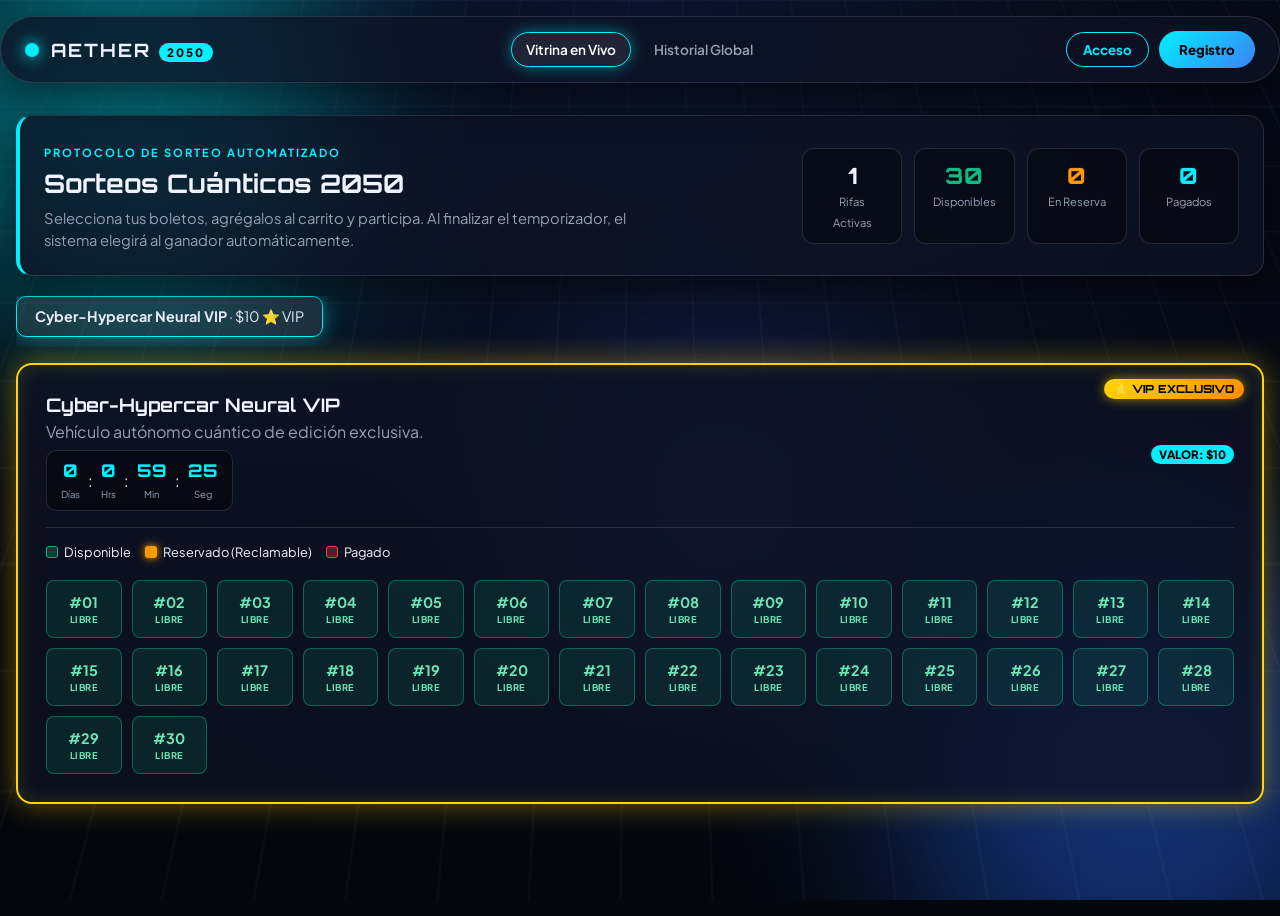
<file: demos/rifamazter/index.html>
<!DOCTYPE html>
<html lang="es" data-theme="default">
<head>
  <meta charset="UTF-8">
  <meta name="viewport" content="width=device-width, initial-scale=1.0">
  <meta http-equiv="X-Content-Type-Options" content="nosniff">
  <title>AETHER 2050 // Sistema Cuántico de Rifas</title>
  <link href="https://fonts.googleapis.com/css2?family=Orbitron:wght@400;600;800&family=Plus+Jakarta+Sans:wght@300;400;600;700&display=swap" rel="stylesheet">
  <link rel="stylesheet" href="style.css">
</head>
<body>

  <!-- Fondo Animado Futurista 2050 -->
  <div class="cyber-bg">
    <div class="orb orb-1"></div>
    <div class="orb orb-2"></div>
    <div class="orb orb-3"></div>
    <div class="grid-overlay"></div>
  </div>

  <!-- Notificaciones Flotantes (Toast) -->
  <div id="toast-container" class="toast-container"></div>

  <!-- Barra de Navegación Superior -->
  <header class="navbar glass-panel">
    <div class="brand" onclick="app.navigate('vitrina')">
      <span class="brand-pulse"></span>
      <h1>AETHER <span class="badge-year">2050</span></h1>
    </div>

    <nav class="nav-links" id="nav-links">
      <button class="nav-btn active" data-view="vitrina" onclick="app.navigate('vitrina')">Vitrina en Vivo</button>
      <button class="nav-btn" data-view="history" onclick="app.navigate('history')">Historial Global</button>
      <button class="nav-btn hidden" id="btn-nav-user" data-view="user-panel" onclick="app.navigate('user-panel')">Mi Bóveda</button>
      <button class="nav-btn hidden" id="btn-nav-admin" data-view="admin-panel" onclick="app.navigate('admin-panel')">Núcleo Admin</button>
    </nav>

    <div class="nav-right-controls">
      <button id="cart-floating-btn" class="cart-icon-btn hidden" onclick="app.openCartModal()">
        🛒 Carrito <span id="cart-badge-count" class="cart-badge">0</span>
      </button>

      <div class="auth-controls" id="auth-controls">
        <button class="btn-cyber-outline" onclick="app.openAuthModal('login')">Acceso</button>
        <button class="btn-cyber-primary" onclick="app.openAuthModal('register')">Registro</button>
      </div>

      <div class="user-session hidden" id="user-session">
        <div class="user-chip">
          <span class="role-tag" id="header-role">CLIENTE</span>
          <span id="header-username">Usuario</span>
        </div>
        <button class="btn-cyber-danger" onclick="app.logout()">Salir</button>
      </div>
    </div>
  </header>

  <!-- CONTENEDOR PRINCIPAL -->
  <main class="main-container">

    <!-- ================= 1. VITRINA PÚBLICA EN VIVO ================= -->
    <section id="view-vitrina" class="view-section active">
      <div class="hero-banner glass-panel">
        <div class="hero-text">
          <span class="cyber-tag">PROTOCOLO DE SORTEO AUTOMATIZADO</span>
          <h2>Sorteos Cuánticos 2050</h2>
          <p>Selecciona tus boletos, agrégalos al carrito y participa. Al finalizar el temporizador, el sistema elegirá al ganador automáticamente.</p>
        </div>
        <div class="hero-kpis">
          <div class="kpi-box">
            <span class="kpi-num" id="kpi-total-raffles">0</span>
            <span class="kpi-label">Rifas Activas</span>
          </div>
          <div class="kpi-box">
            <span class="kpi-num text-emerald" id="kpi-avail-tickets">0</span>
            <span class="kpi-label">Disponibles</span>
          </div>
          <div class="kpi-box">
            <span class="kpi-num text-amber" id="kpi-reserved-tickets">0</span>
            <span class="kpi-label">En Reserva</span>
          </div>
          <div class="kpi-box">
            <span class="kpi-num text-cyan" id="kpi-sold-tickets">0</span>
            <span class="kpi-label">Pagados</span>
          </div>
        </div>
      </div>

      <div class="raffle-selector-bar" id="vitrina-raffle-tabs"></div>
      <div id="vitrina-active-container" class="vitrina-workspace"></div>
    </section>

    <!-- ================= 2. HISTORIAL GLOBAL DE GANADORES ================= -->
    <section id="view-history" class="view-section hidden">
      <div class="section-header">
        <h2>Registro Histórico de Sorteos</h2>
        <p>Archivo permanente de todas las rifas finalizadas y sus ganadores verificados.</p>
      </div>

      <div class="glass-panel table-wrapper">
        <table class="cyber-table">
          <thead>
            <tr>
              <th>Sorteo / Rifa</th>
              <th>Número Ganador</th>
              <th>Ganador Verificado</th>
              <th>Estado Final</th>
              <th>Fecha de Cierre</th>
            </tr>
          </thead>
          <tbody id="global-history-tbody"></tbody>
        </table>
      </div>
    </section>

    <!-- ================= 3. PANEL DE USUARIO (BÓVEDA) ================= -->
    <section id="view-user-panel" class="view-section hidden">
      <div class="section-header">
        <h2>Bóveda Personal del Participante</h2>
        <p>Gestiona tus reservas activas, tickets confirmados y premios ganados.</p>
      </div>

      <div class="user-stats-grid">
        <div class="stat-card glass-panel">
          <span class="stat-title">En Reserva (Pendiente Pago)</span>
          <strong class="stat-val text-amber" id="user-stat-reserved">0</strong>
        </div>
        <div class="stat-card glass-panel">
          <span class="stat-title">Tickets Pagados (Activos)</span>
          <strong class="stat-val text-cyan" id="user-stat-paid">0</strong>
        </div>
        <div class="stat-card glass-panel">
          <span class="stat-title">Premios Ganados</span>
          <strong class="stat-val text-emerald" id="user-stat-won">0</strong>
        </div>
        <div class="stat-card glass-panel">
          <span class="stat-title">Inversión Confirmada</span>
          <strong class="stat-val" id="user-stat-spent">$0</strong>
        </div>
      </div>

      <div class="glass-panel table-wrapper">
        <h3>Historial Sincronizado de Participaciones</h3>
        <table class="cyber-table">
          <thead>
            <tr>
              <th>Sorteo</th>
              <th>Número</th>
              <th>Valor</th>
              <th>Estado</th>
              <th>Resultado</th>
              <th>Fecha</th>
            </tr>
          </thead>
          <tbody id="user-history-tbody"></tbody>
        </table>
      </div>
    </section>

    <!-- ================= 4. PANEL ADMINISTRATIVO ================= -->
    <section id="view-admin-panel" class="view-section hidden">
      <div class="section-header">
        <h2>Núcleo de Control Administrativo</h2>
        <p>Gestión integral de rifas, validación de pagos, selección de ganadores y control de usuarios.</p>
      </div>

      <div class="admin-stats-grid">
        <div class="stat-card glass-panel">
          <span class="stat-title">Recaudación Confirmada</span>
          <strong class="stat-val text-emerald" id="admin-stat-revenue">$0</strong>
        </div>
        <div class="stat-card glass-panel">
          <span class="stat-title">Boletos Vendidos</span>
          <strong class="stat-val text-cyan" id="admin-stat-sold">0</strong>
        </div>
        <div class="stat-card glass-panel">
          <span class="stat-title">Reservas por Aprobar</span>
          <strong class="stat-val text-amber" id="admin-stat-pending">0</strong>
        </div>
        <div class="stat-card glass-panel">
          <span class="stat-title">Usuarios Registrados</span>
          <strong class="stat-val" id="admin-stat-users">0</strong>
        </div>
      </div>

      <div class="admin-tabs">
        <button class="admin-tab-btn active" onclick="app.switchAdminTab('raffles', this)">1. Crear y Gestionar Rifas</button>
        <button class="admin-tab-btn" onclick="app.switchAdminTab('approvals', this)">2. Aprobar Pagos / Reservas</button>
        <button class="admin-tab-btn" onclick="app.switchAdminTab('users', this)">3. Gestión de Usuarios</button>
      </div>

      <div id="admin-tab-raffles" class="admin-subpanel active">
        <div class="admin-two-col">
          <form id="form-create-raffle" class="glass-panel cyber-form" onsubmit="app.createRaffle(event)">
            <h3>Lanzar Nueva Rifa</h3>
            <div class="form-group">
              <label>Título del Premio / Sorteo</label>
              <input type="text" id="raffle-title" required placeholder="Ej: Cyber-Moto Neural X1">
            </div>
            <div class="form-group">
              <label>Descripción corta</label>
              <input type="text" id="raffle-desc" required placeholder="Ej: Incluye certificado digital">
            </div>
            <div class="form-row">
              <div class="form-group">
                <label>Cantidad de Números</label>
                <input type="number" id="raffle-count" min="10" max="500" value="50" required>
              </div>
              <div class="form-group">
                <label>Precio por Número ($)</label>
                <input type="number" id="raffle-price" min="1" value="20" required>
              </div>
            </div>
            <div class="form-group">
              <label>Fecha y Hora de Cierre (Temporizador)</label>
              <input type="datetime-local" id="raffle-endtime" required>
            </div>
            <div class="form-group">
              <label>Tipo de Rifa</label>
              <select id="raffle-type">
                <option value="normal">Estándar</option>
                <option value="vip">✨ VIP / Exclusiva (Bordes Láser Neón)</option>
              </select>
            </div>
            <button type="submit" class="btn-cyber-primary w-100">Desplegar Rifa en Vitrina</button>
          </form>

          <div class="glass-panel table-wrapper">
            <h3>Rifas Activas y Control</h3>
            <table class="cyber-table">
              <thead>
                <tr>
                  <th>Rifa</th>
                  <th>Tipo</th>
                  <th>Boletos</th>
                  <th>Precio</th>
                  <th>Acciones</th>
                </tr>
              </thead>
              <tbody id="admin-raffles-tbody"></tbody>
            </table>
          </div>
        </div>
      </div>

      <div id="admin-tab-approvals" class="admin-subpanel hidden">
        <div class="glass-panel table-wrapper">
          <h3>Solicitudes de Reserva y Pagos Pendientes</h3>
          <table class="cyber-table">
            <thead>
              <tr>
                <th>Rifa</th>
                <th>Número</th>
                <th>Usuario</th>
                <th>Correo</th>
                <th>Monto</th>
                <th>Acciones de Pago</th>
              </tr>
            </thead>
            <tbody id="admin-approvals-tbody"></tbody>
          </table>
        </div>
      </div>

      <div id="admin-tab-users" class="admin-subpanel hidden">
        <div class="glass-panel table-wrapper">
          <h3>Directorio de Usuarios</h3>
          <table class="cyber-table">
            <thead>
              <tr>
                <th>Usuario</th>
                <th>Correo</th>
                <th>Género</th>
                <th>Rango</th>
                <th>Estado</th>
                <th>Controles</th>
              </tr>
            </thead>
            <tbody id="admin-users-tbody"></tbody>
          </table>
        </div>
      </div>
    </section>

  </main>

  <!-- ================= MODAL DEL CARRITO ================= -->
  <div id="cart-modal" class="modal-backdrop hidden">
    <div class="auth-card-3d glass-panel" style="max-width: 500px; width: 92%;">
      <button class="modal-close" onclick="app.closeCartModal()">✕</button>
      <div class="auth-header">
        <h2>🛒 Tu Carrito de Boletos</h2>
        <p>Revisa tus números seleccionados antes de enviar la orden por WhatsApp.</p>
      </div>

      <div id="cart-items-container" class="cart-items-list"></div>

      <div class="cart-summary">
        <span>Total a Pagar:</span>
        <strong id="cart-modal-total" class="text-emerald" style="font-size: 1.4rem; font-family:'Orbitron',sans-serif;">$0 USD</strong>
      </div>

      <button class="btn-whatsapp w-100" style="margin-top: 16px;" onclick="app.checkoutCartToWhatsApp()">
        💬 Comprar por WhatsApp Ahora
      </button>
    </div>
  </div>

  <!-- ================= MODAL LOGIN / REGISTRO ================= -->
  <div id="auth-modal" class="modal-backdrop hidden">
    <div class="auth-card-3d glass-panel">
      <div class="scanner-line"></div>
      <button class="modal-close" onclick="app.closeAuthModal()">✕</button>

      <div class="auth-header">
        <div class="hologram-ring"></div>
        <h2 id="auth-modal-title">ACCESO AL NÚCLEO</h2>
        <p>Autenticación encriptada AETHER-2050</p>
      </div>

      <div class="auth-switcher">
        <button id="tab-login" class="active" onclick="app.switchAuthMode('login')">Iniciar Sesión</button>
        <button id="tab-register" onclick="app.switchAuthMode('register')">Crear Identidad</button>
      </div>

      <form id="form-login" class="cyber-form" onsubmit="app.handleLogin(event)">
        <div class="form-group floating">
          <input type="email" id="login-email" required placeholder=" ">
          <label>Correo Electrónico</label>
        </div>
        <div class="form-group floating">
          <input type="password" id="login-password" required placeholder=" ">
          <label>Clave de Seguridad</label>
        </div>
        <button type="submit" class="btn-cyber-primary w-100">Conectar al Sistema</button>
        <div class="demo-credentials">
          <small><strong>Admin Demo:</strong> admin@aether2050.com / Admin2050!</small>
        </div>
      </form>

      <form id="form-register" class="cyber-form hidden" onsubmit="app.handleRegister(event)">
        <div class="form-group floating">
          <input type="text" id="reg-name" required minlength="3" placeholder=" ">
          <label>Nombre Completo</label>
        </div>
        <div class="form-group floating">
          <input type="email" id="reg-email" required placeholder=" ">
          <label>Correo Electrónico</label>
        </div>
        <div class="form-group">
          <label class="static-label">Perfil Biométrico / Género</label>
          <select id="reg-gender" required>
            <option value="hombre">Hombre (Cian Neón)</option>
            <option value="mujer">Mujer (Magenta Cuántico)</option>
          </select>
        </div>
        <div class="form-group floating">
          <input type="password" id="reg-password" required minlength="6" placeholder=" ">
          <label>Crear Contraseña (mín. 6 caracteres)</label>
        </div>
        <button type="submit" class="btn-cyber-primary w-100">Registrar Identidad</button>
      </form>
    </div>
  </div>

  <!-- MODAL EDITAR USUARIO -->
  <div id="edit-user-modal" class="modal-backdrop hidden">
    <div class="auth-card-3d glass-panel">
      <button class="modal-close" onclick="app.closeEditUserModal()">✕</button>
      <h3>Editar Perfil de Usuario</h3>
      <form id="form-edit-user" class="cyber-form" onsubmit="app.saveEditedUser(event)">
        <input type="hidden" id="edit-user-id">
        <div class="form-group">
          <label>Nombre</label>
          <input type="text" id="edit-user-name" required>
        </div>
        <div class="form-group">
          <label>Correo</label>
          <input type="email" id="edit-user-email" required>
        </div>
        <div class="form-group">
          <label>Género</label>
          <select id="edit-user-gender">
            <option value="hombre">Hombre</option>
            <option value="mujer">Mujer</option>
          </select>
        </div>
        <div class="form-group">
          <label>Rango del Sistema</label>
          <select id="edit-user-role">
            <option value="cliente">Cliente</option>
            <option value="developer">Developer</option>
            <option value="admin">Administrador</option>
          </select>
        </div>
        <button type="submit" class="btn-cyber-primary w-100">Guardar Cambios</button>
      </form>
    </div>
  </div>

  <script src="script.js"></script>
</body>
</html>
</file>
<file: demos/rifamazter/style.css>
:root {
    --bg-deep: #05070f;
    --glass-bg: rgba(13, 18, 36, 0.78);
    --glass-border: rgba(255, 255, 255, 0.12);
    --text-main: #f0f4ff;
    --text-muted: #94a3b8;
    --primary: #00f0ff;
    --secondary: #3b82f6;
    --accent-glow: rgba(0, 240, 255, 0.45);
    --orb-color-1: #00f0ff;
    --orb-color-2: #2563eb;
  }
  
  [data-theme="mujer"] {
    --primary: #ff2a85;
    --secondary: #a855f7;
    --accent-glow: rgba(255, 42, 133, 0.5);
    --orb-color-1: #ff2a85;
    --orb-color-2: #9333ea;
  }
  
  [data-theme="hombre"] {
    --primary: #00f0ff;
    --secondary: #0284c7;
    --accent-glow: rgba(0, 240, 255, 0.45);
    --orb-color-1: #00f0ff;
    --orb-color-2: #1d4ed8;
  }
  
  * {
    box-sizing: border-box;
    margin: 0;
    padding: 0;
    font-family: 'Plus Jakarta Sans', sans-serif;
  }
  
  body {
    background-color: var(--bg-deep);
    color: var(--text-main);
    min-height: 100vh;
    overflow-x: hidden;
    transition: background 0.5s ease;
  }
  
  h1, h2, h3, .kpi-num, .ticket-btn {
    font-family: 'Orbitron', sans-serif;
  }
  
  .hidden {
    display: none !important;
  }
  
  .w-100 {
    width: 100%;
  }
  
  /* ================= FONDO Y ANIMACIONES ORB ================= */
  .cyber-bg {
    position: fixed;
    inset: 0;
    z-index: -1;
    overflow: hidden;
    background: radial-gradient(circle at 50% 0%, #0d1530 0%, #04060c 80%);
  }
  
  .grid-overlay {
    position: absolute;
    inset: 0;
    background-image: 
      linear-gradient(rgba(255, 255, 255, 0.03) 1px, transparent 1px),
      linear-gradient(90deg, rgba(255, 255, 255, 0.03) 1px, transparent 1px);
    background-size: 45px 45px;
    transform: perspective(600px) rotateX(25deg) scale(1.2);
    transform-origin: top;
  }
  
  .orb {
    position: absolute;
    border-radius: 50%;
    filter: blur(95px);
    opacity: 0.45;
    animation: floatOrb 14s infinite alternate ease-in-out;
    transition: background 0.6s ease;
  }
  
  .orb-1 { width: 420px; height: 420px; background: var(--orb-color-1); top: -100px; left: -80px; }
  .orb-2 { width: 480px; height: 480px; background: var(--orb-color-2); bottom: -120px; right: -100px; animation-delay: -5s; }
  .orb-3 { width: 300px; height: 300px; background: #6366f1; top: 40%; left: 45%; opacity: 0.25; animation-duration: 18s; }
  
  @keyframes floatOrb {
    0% { transform: translate(0, 0) scale(1); }
    50% { transform: translate(45px, 35px) scale(1.12); }
    100% { transform: translate(-30px, 60px) scale(0.95); }
  }
  
  @keyframes pulseGlow {
    0%, 100% { transform: scale(1); opacity: 1; }
    50% { transform: scale(1.3); opacity: 0.6; }
  }
  
  .glass-panel {
    background: var(--glass-bg);
    backdrop-filter: blur(18px);
    -webkit-backdrop-filter: blur(18px);
    border: 1px solid var(--glass-border);
    border-radius: 16px;
    box-shadow: 0 12px 40px rgba(0, 0, 0, 0.55);
  }
  
  /* ================= NAVBAR RESPONSIVE ================= */
  .navbar {
    display: flex;
    justify-content: space-between;
    align-items: center;
    padding: 14px 24px;
    margin: 16px auto;
    max-width: 1380px;
    border-radius: 50px;
    position: sticky;
    top: 14px;
    z-index: 100;
    flex-wrap: wrap;
    gap: 12px;
  }
  
  .brand {
    display: flex;
    align-items: center;
    gap: 12px;
    cursor: pointer;
  }
  
  .brand-pulse {
    width: 14px;
    height: 14px;
    border-radius: 50%;
    background: var(--primary);
    box-shadow: 0 0 15px var(--primary);
    animation: pulseGlow 1.8s infinite;
  }
  
  .brand h1 { font-size: 1.15rem; letter-spacing: 2px; }
  
  .badge-year {
    font-size: 0.72rem;
    padding: 2px 8px;
    border-radius: 20px;
    background: var(--primary);
    color: #000;
    font-weight: 800;
  }
  
  .nav-links {
    display: flex;
    gap: 8px;
    flex-wrap: wrap;
  }
  
  .nav-btn {
    background: transparent;
    border: 1px solid transparent;
    color: var(--text-muted);
    padding: 8px 14px;
    border-radius: 30px;
    cursor: pointer;
    font-weight: 600;
    font-size: 0.85rem;
    transition: 0.3s;
  }
  
  .nav-btn:hover, .nav-btn.active {
    color: #fff;
    background: rgba(255, 255, 255, 0.08);
    border-color: var(--primary);
    box-shadow: 0 0 15px var(--accent-glow);
  }
  
  .nav-right-controls {
    display: flex;
    align-items: center;
    gap: 10px;
    flex-wrap: wrap;
  }
  
  .cart-icon-btn {
    background: rgba(255, 255, 255, 0.08);
    border: 1px solid var(--primary);
    color: var(--text-main);
    padding: 8px 14px;
    border-radius: 30px;
    cursor: pointer;
    font-weight: 700;
    display: flex;
    align-items: center;
    gap: 6px;
    font-size: 0.85rem;
    transition: 0.3s;
  }
  
  .cart-icon-btn:hover {
    background: var(--primary);
    color: #000;
    box-shadow: 0 0 15px var(--accent-glow);
  }
  
  .cart-badge {
    background: var(--primary);
    color: #000;
    font-size: 0.7rem;
    padding: 2px 6px;
    border-radius: 50%;
    font-weight: 800;
  }
  
  .auth-controls, .user-session {
    display: flex;
    align-items: center;
    gap: 10px;
  }
  
  .user-chip {
    display: flex;
    align-items: center;
    gap: 8px;
    background: rgba(255, 255, 255, 0.06);
    padding: 6px 12px;
    border-radius: 30px;
    border: 1px solid var(--glass-border);
  }
  
  .role-tag {
    font-size: 0.68rem;
    font-weight: 800;
    padding: 2px 6px;
    border-radius: 10px;
    background: var(--primary);
    color: #04060c;
    text-transform: uppercase;
  }
  
  /* ================= BOTONES Y FORMULARIOS ================= */
  .btn-cyber-primary {
    background: linear-gradient(135deg, var(--primary), var(--secondary));
    color: #030712;
    font-weight: 800;
    border: none;
    padding: 10px 20px;
    border-radius: 30px;
    cursor: pointer;
    transition: transform 0.25s, box-shadow 0.25s;
  }
  
  .btn-cyber-primary:hover {
    transform: translateY(-2px);
    box-shadow: 0 0 24px var(--accent-glow);
  }
  
  .btn-cyber-outline {
    background: transparent;
    color: var(--primary);
    border: 1px solid var(--primary);
    padding: 8px 16px;
    border-radius: 30px;
    font-weight: 700;
    cursor: pointer;
    transition: 0.3s;
  }
  
  .btn-cyber-outline:hover {
    background: var(--primary);
    color: #000;
  }
  
  .btn-cyber-danger {
    background: rgba(239, 68, 68, 0.18);
    color: #fca5a5;
    border: 1px solid #ef4444;
    padding: 6px 14px;
    border-radius: 20px;
    cursor: pointer;
    font-weight: 600;
    transition: 0.25s;
  }
  
  .btn-cyber-danger:hover {
    background: #ef4444;
    color: #fff;
  }
  
  /* ================= CONTENEDOR PRINCIPAL Y VITRINA ================= */
  .main-container {
    max-width: 1380px;
    margin: 0 auto;
    padding: 16px 16px 60px;
  }
  
  .hero-banner {
    display: flex;
    flex-wrap: wrap;
    justify-content: space-between;
    align-items: center;
    gap: 20px;
    padding: 24px;
    margin-bottom: 20px;
    border-left: 4px solid var(--primary);
  }
  
  .cyber-tag {
    font-size: 0.7rem;
    letter-spacing: 2px;
    color: var(--primary);
    font-weight: 700;
  }
  
  .hero-text h2 {
    font-size: 1.6rem;
    margin: 6px 0 8px;
  }
  
  .hero-text p {
    color: var(--text-muted);
    max-width: 600px;
    line-height: 1.5;
    font-size: 0.92rem;
  }
  
  .hero-kpis {
    display: flex;
    gap: 12px;
    flex-wrap: wrap;
    width: 100%;
  }
  
  @media(min-width: 768px) {
    .hero-kpis { width: auto; }
  }
  
  .kpi-box {
    background: rgba(0, 0, 0, 0.35);
    border: 1px solid var(--glass-border);
    padding: 12px 16px;
    border-radius: 12px;
    text-align: center;
    flex: 1;
    min-width: 100px;
  }
  
  .kpi-num {
    display: block;
    font-size: 1.4rem;
    font-weight: 800;
  }
  
  .kpi-label {
    font-size: 0.7rem;
    color: var(--text-muted);
  }
  
  .text-emerald { color: #10b981; }
  .text-amber { color: #ff9900; }
  .text-cyan { color: var(--primary); }
  
  .raffle-selector-bar {
    display: flex;
    gap: 10px;
    overflow-x: auto;
    padding-bottom: 10px;
    margin-bottom: 16px;
  }
  
  .raffle-tab {
    background: var(--glass-bg);
    border: 1px solid var(--glass-border);
    color: var(--text-main);
    padding: 10px 18px;
    border-radius: 10px;
    cursor: pointer;
    white-space: nowrap;
    font-size: 0.9rem;
    transition: 0.3s;
  }
  
  .raffle-tab.active {
    border-color: var(--primary);
    box-shadow: 0 0 18px var(--accent-glow);
    background: rgba(255, 255, 255, 0.09);
  }
  
  .vitrina-card {
    padding: 20px;
  }
  
  @media(min-width: 768px) {
    .vitrina-card { padding: 28px; }
  }
  
  .vitrina-header {
    display: flex;
    flex-wrap: wrap;
    justify-content: space-between;
    align-items: center;
    gap: 16px;
    padding-bottom: 16px;
    border-bottom: 1px solid var(--glass-border);
    margin-bottom: 16px;
  }
  
  .legend-bar {
    display: flex;
    flex-wrap: wrap;
    gap: 14px;
    margin-bottom: 20px;
    font-size: 0.8rem;
  }
  
  .legend-item {
    display: flex;
    align-items: center;
    gap: 6px;
  }
  
  .dot {
    width: 12px;
    height: 12px;
    border-radius: 3px;
  }
  
  .dot-avail { background: rgba(16, 185, 129, 0.25); border: 1px solid #10b981; }
  .dot-reserved { background: #ff9900; box-shadow: 0 0 8px #ff9900; }
  .dot-sold { background: rgba(239, 68, 68, 0.3); border: 1px solid #ef4444; }
  
  /* Matriz de Boletos Responsive Grid */
  .tickets-grid {
    display: grid;
    grid-template-columns: repeat(auto-fill, minmax(60px, 1fr));
    gap: 8px;
  }
  
  @media(min-width: 600px) {
    .tickets-grid { grid-template-columns: repeat(auto-fill, minmax(72px, 1fr)); gap: 10px; }
  }
  
  .ticket-btn {
    padding: 12px 4px;
    border-radius: 8px;
    font-size: 0.9rem;
    font-weight: 700;
    cursor: pointer;
    transition: all 0.25s ease;
    display: flex;
    flex-direction: column;
    align-items: center;
    gap: 2px;
  }
  
  .ticket-btn small {
    font-size: 0.58rem;
    font-weight: 700;
    letter-spacing: 0.5px;
  }
  
  .ticket-available {
    background: rgba(16, 185, 129, 0.12);
    border: 1px solid rgba(16, 185, 129, 0.45);
    color: #6ee7b7;
  }
  
  .ticket-available:hover {
    background: #10b981;
    color: #020617;
    transform: scale(1.05);
  }
  
  .ticket-reserved {
    background: linear-gradient(135deg, rgba(255, 153, 0, 0.32), rgba(255, 94, 0, 0.45));
    border: 1.5px solid #ff9900;
    color: #fff3cd;
  }
  
  .ticket-sold {
    background: rgba(239, 68, 68, 0.14);
    border: 1px solid rgba(239, 68, 68, 0.4);
    color: #fca5a5;
    cursor: not-allowed;
    opacity: 0.7;
  }
  
  .ticket-selected {
    background: linear-gradient(135deg, #3b82f6, #00f0ff) !important;
    color: #000 !important;
    border: 2px solid #fff !important;
    box-shadow: 0 0 18px #00f0ff !important;
    transform: scale(1.06);
  }
  
  .ticket-winner {
    background: linear-gradient(135deg, #facc15, #f59e0b) !important;
    color: #000 !important;
    border: 2px solid #fff !important;
    box-shadow: 0 0 25px #facc15 !important;
  }
  
  /* Rifa VIP con bordes láser neón */
  .vip-raffle-card {
    border: 2px solid #ffd700 !important;
    box-shadow: 0 0 30px rgba(255, 215, 0, 0.4), inset 0 0 20px rgba(255, 215, 0, 0.15) !important;
    position: relative;
    overflow: hidden;
  }
  
  .vip-badge {
    position: absolute;
    top: 14px;
    right: 18px;
    background: linear-gradient(135deg, #ffd700, #ff8c00);
    color: #000;
    font-weight: 800;
    font-size: 0.7rem;
    padding: 3px 10px;
    border-radius: 20px;
    font-family: 'Orbitron', sans-serif;
    box-shadow: 0 0 12px rgba(255, 215, 0, 0.6);
  }
  
  /* Temporizador */
  .countdown-box {
    display: flex;
    gap: 8px;
    background: rgba(0, 0, 0, 0.4);
    padding: 8px 14px;
    border-radius: 10px;
    border: 1px solid var(--glass-border);
    align-items: center;
    margin-top: 8px;
    max-width: fit-content;
  }
  
  .countdown-item { text-align: center; }
  .countdown-num { font-family: 'Orbitron', sans-serif; font-size: 1.1rem; font-weight: 800; color: var(--primary); display: block; }
  .countdown-label { font-size: 0.6rem; color: var(--text-muted); }
  
  /* ================= TABLAS Y PANELES RESPONSIVE ================= */
  .section-header { margin-bottom: 20px; }
  .section-header p { color: var(--text-muted); font-size: 0.9rem; }
  
  .user-stats-grid, .admin-stats-grid {
    display: grid;
    grid-template-columns: repeat(auto-fit, minmax(160px, 1fr));
    gap: 14px;
    margin-bottom: 20px;
  }
  
  .stat-card { padding: 18px; }
  .stat-title { display: block; font-size: 0.78rem; color: var(--text-muted); margin-bottom: 4px; }
  .stat-val { font-family: 'Orbitron', sans-serif; font-size: 1.5rem; }
  
  .admin-tabs {
    display: flex;
    gap: 8px;
    margin-bottom: 18px;
    flex-wrap: wrap;
  }
  
  .admin-tab-btn {
    background: var(--glass-bg);
    color: var(--text-muted);
    border: 1px solid var(--glass-border);
    padding: 8px 16px;
    border-radius: 10px;
    cursor: pointer;
    font-weight: 700;
    font-size: 0.85rem;
  }
  
  .admin-tab-btn.active {
    color: #000;
    background: var(--primary);
    border-color: var(--primary);
  }
  
  .admin-two-col {
    display: grid;
    grid-template-columns: 1fr;
    gap: 20px;
  }
  
  @media(min-width: 960px) {
    .admin-two-col { grid-template-columns: 360px 1fr; }
  }
  
  .table-wrapper {
    padding: 16px;
    overflow-x: auto;
  }
  
  @media(min-width: 768px) {
    .table-wrapper { padding: 22px; }
  }
  
  .table-wrapper h3 { margin-bottom: 14px; font-size: 1.1rem; }
  
  .cyber-table {
    width: 100%;
    border-collapse: collapse;
    font-size: 0.85rem;
    min-width: 550px;
  }
  
  .cyber-table th, .cyber-table td {
    padding: 10px 12px;
    text-align: left;
    border-bottom: 1px solid var(--glass-border);
  }
  
  .cyber-table th {
    color: var(--primary);
    font-size: 0.72rem;
    text-transform: uppercase;
    letter-spacing: 1px;
  }
  
  .badge-status {
    padding: 3px 8px;
    border-radius: 20px;
    font-size: 0.7rem;
    font-weight: 700;
  }
  
  .status-reserved { background: rgba(255, 153, 0, 0.2); color: #ffb703; border: 1px solid #ff9900; }
  .status-paid { background: rgba(16, 185, 129, 0.2); color: #34d399; border: 1px solid #10b981; }
  .status-suspended { background: rgba(239, 68, 68, 0.2); color: #f87171; border: 1px solid #ef4444; }
  
  .action-group {
    display: flex;
    gap: 6px;
    flex-wrap: wrap;
  }
  
  .btn-xs {
    padding: 4px 8px;
    font-size: 0.7rem;
    border-radius: 6px;
    border: none;
    cursor: pointer;
    font-weight: 700;
  }
  
  .btn-approve { background: #10b981; color: #000; }
  .btn-edit { background: #3b82f6; color: #fff; }
  .btn-warn { background: #f59e0b; color: #000; }
  .btn-del { background: #ef4444; color: #fff; }
  
  /* ================= MODAL LOGIN / CARRITO 3D ANIMADO ================= */
  .modal-backdrop {
    position: fixed;
    inset: 0;
    background: rgba(2, 4, 12, 0.84);
    backdrop-filter: blur(12px);
    -webkit-backdrop-filter: blur(12px);
    display: flex;
    justify-content: center;
    align-items: center;
    z-index: 999;
    padding: 16px;
    animation: fadeIn 0.3s ease;
  }
  
  .auth-card-3d {
    position: relative;
    width: 100%;
    max-width: 420px;
    padding: 28px 22px;
    overflow: hidden;
    border: 1px solid var(--primary);
    box-shadow: 0 0 45px var(--accent-glow), inset 0 0 25px rgba(255, 255, 255, 0.04);
    animation: cardEntrance 0.55s cubic-bezier(0.16, 1, 0.3, 1);
  }
  
  @keyframes cardEntrance {
    0% { opacity: 0; transform: perspective(900px) rotateX(18deg) translateY(40px) scale(0.92); }
    100% { opacity: 1; transform: perspective(900px) rotateX(0deg) translateY(0) scale(1); }
  }
  
  .scanner-line {
    position: absolute;
    top: 0;
    left: 0;
    width: 100%;
    height: 3px;
    background: linear-gradient(90deg, transparent, var(--primary), transparent);
    box-shadow: 0 0 15px var(--primary);
    animation: scanLaser 3.5s infinite linear;
  }
  
  @keyframes scanLaser {
    0% { top: 0%; opacity: 0; }
    15% { opacity: 1; }
    85% { opacity: 1; }
    100% { top: 100%; opacity: 0; }
  }
  
  .modal-close {
    position: absolute;
    top: 14px;
    right: 16px;
    background: transparent;
    border: none;
    color: var(--text-muted);
    font-size: 1.1rem;
    cursor: pointer;
  }
  
  .auth-header {
    text-align: center;
    margin-bottom: 18px;
  }
  
  .hologram-ring {
    width: 50px;
    height: 50px;
    margin: 0 auto 10px;
    border-radius: 50%;
    border: 2px dashed var(--primary);
    border-top-color: transparent;
    animation: spinRing 4s linear infinite;
    box-shadow: 0 0 20px var(--accent-glow);
  }
  
  @keyframes spinRing {
    100% { transform: rotate(360deg); }
  }
  
  .auth-header p { font-size: 0.78rem; color: var(--text-muted); }
  
  .auth-switcher {
    display: grid;
    grid-template-columns: 1fr 1fr;
    background: rgba(0, 0, 0, 0.4);
    padding: 4px;
    border-radius: 30px;
    margin-bottom: 18px;
  }
  
  .auth-switcher button {
    background: transparent;
    border: none;
    color: var(--text-muted);
    padding: 7px;
    border-radius: 25px;
    cursor: pointer;
    font-weight: 700;
    font-size: 0.85rem;
    transition: 0.3s;
  }
  
  .auth-switcher button.active {
    background: var(--primary);
    color: #000;
  }
  
  .cyber-form {
    display: flex;
    flex-direction: column;
    gap: 14px;
  }
  
  .form-row {
    display: grid;
    grid-template-columns: 1fr;
    gap: 12px;
  }
  
  @media(min-width: 500px) {
    .form-row { grid-template-columns: 1fr 1fr; }
  }
  
  .form-group {
    position: relative;
    display: flex;
    flex-direction: column;
    gap: 6px;
  }
  
  .form-group input, .form-group select {
    width: 100%;
    background: rgba(5, 10, 24, 0.85);
    border: 1px solid rgba(255, 255, 255, 0.18);
    color: #fff;
    padding: 12px 14px;
    border-radius: 10px;
    outline: none;
    font-size: 0.9rem;
    transition: border-color 0.3s, box-shadow 0.3s;
  }
  
  .form-group input:focus, .form-group select:focus {
    border-color: var(--primary);
    box-shadow: 0 0 14px var(--accent-glow);
  }
  
  .form-group.floating label {
    position: absolute;
    left: 14px;
    top: 13px;
    color: var(--text-muted);
    pointer-events: none;
    transition: 0.25s ease;
    font-size: 0.85rem;
  }
  
  .form-group.floating input:focus ~ label,
  .form-group.floating input:not(:placeholder-shown) ~ label {
    top: -8px;
    left: 10px;
    font-size: 0.68rem;
    background: #0a0f22;
    padding: 0 5px;
    color: var(--primary);
    border-radius: 4px;
  }
  
  .static-label { font-size: 0.78rem; color: var(--text-muted); }
  .demo-credentials { text-align: center; color: var(--text-muted); margin-top: 2px; font-size: 0.8rem; }
  
  /* Carrito modal items */
  .cart-items-list {
    max-height: 220px;
    overflow-y: auto;
    display: flex;
    flex-direction: column;
    gap: 8px;
    margin: 14px 0;
    padding-right: 4px;
  }
  
  .cart-item-row {
    display: flex;
    justify-content: space-between;
    align-items: center;
    background: rgba(0, 0, 0, 0.4);
    padding: 10px 12px;
    border-radius: 10px;
    border: 1px solid var(--glass-border);
    font-size: 0.85rem;
    gap: 10px;
  }
  
  .cart-summary {
    display: flex;
    justify-content: space-between;
    align-items: center;
    padding-top: 10px;
    border-top: 1px solid var(--glass-border);
  }
  
  .btn-whatsapp {
    background: #25d366;
    color: #fff;
    border: none;
    padding: 12px 20px;
    border-radius: 30px;
    font-weight: 800;
    font-size: 0.92rem;
    cursor: pointer;
    box-shadow: 0 0 20px rgba(37, 211, 102, 0.5);
    transition: transform 0.2s, box-shadow 0.2s;
  }
  
  .btn-whatsapp:hover {
    transform: scale(1.02);
    box-shadow: 0 0 30px rgba(37, 211, 102, 0.8);
  }
  
  /* ================= TOAST ================= */
  .toast-container {
    position: fixed;
    bottom: 20px;
    right: 20px;
    left: 20px;
    display: flex;
    flex-direction: column;
    gap: 10px;
    z-index: 2000;
  }
  
  @media(min-width: 500px) {
    .toast-container { left: auto; max-width: 380px; }
  }
  
  .toast {
    background: rgba(10, 15, 32, 0.95);
    border-left: 4px solid var(--primary);
    color: #fff;
    padding: 12px 18px;
    border-radius: 10px;
    box-shadow: 0 10px 30px rgba(0, 0, 0, 0.6);
    font-size: 0.85rem;
    animation: slideInToast 0.35s ease;
  }
  
  @keyframes slideInToast {
    from { transform: translateY(50px); opacity: 0; }
    to { transform: translateY(0); opacity: 1; }
  }
</file>
